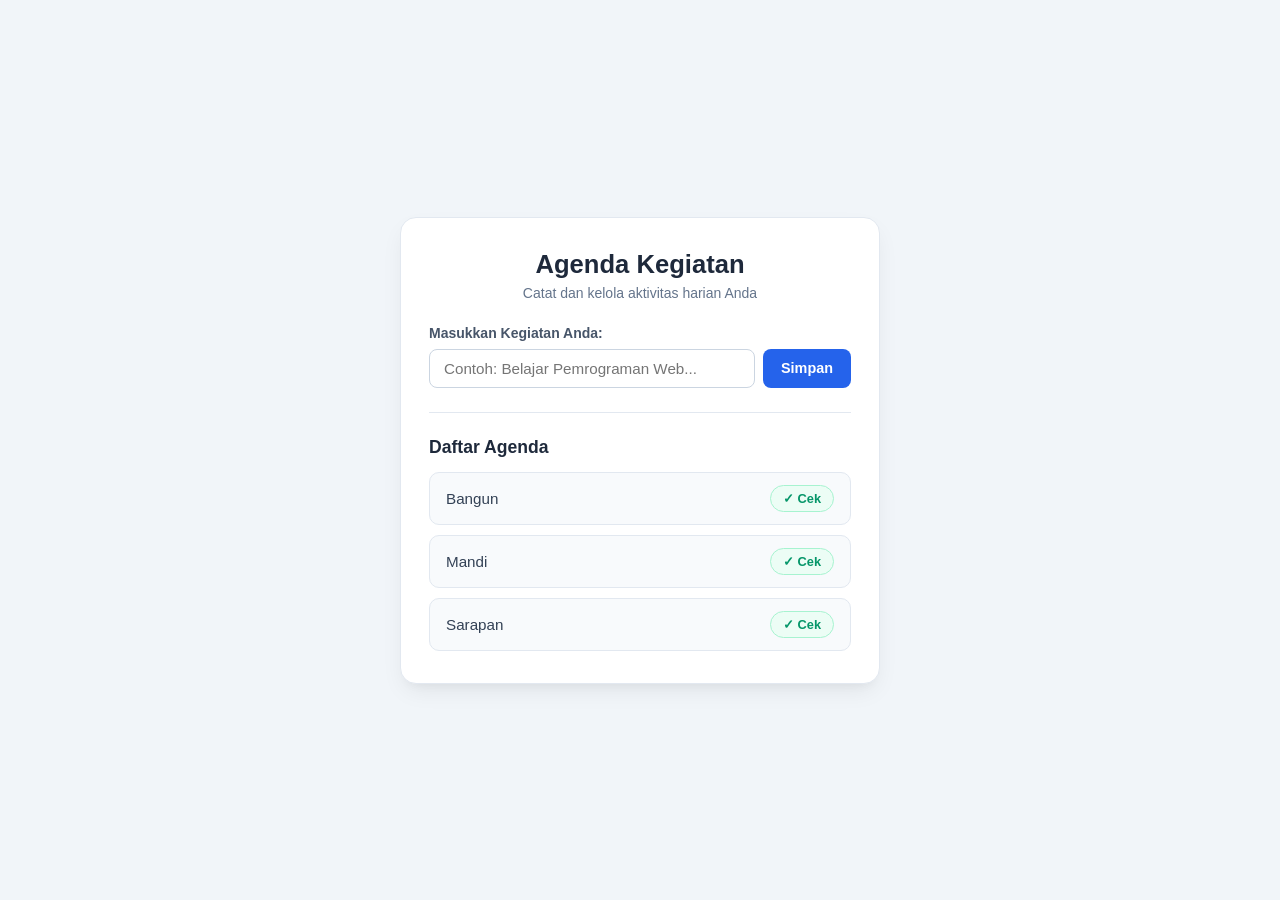
<file: App_ToDoList/index.html>
<!DOCTYPE html>
<html lang="id">
<head>
    <meta charset="UTF-8">
    <meta name="viewport" content="width=device-width, initial-scale=1.0">
    <title>Apps ToDo List - Agenda Kegiatan</title>
    <!-- Menghubungkan file CSS -->
    <link rel="stylesheet" href="css/style.css">
</head>
<body onload="showData()">

    <div class="container">
        <header class="app-header">
            <h1>Agenda Kegiatan</h1>
            <p class="subtitle">Catat dan kelola aktivitas harian Anda</p>
        </header>

        <section class="form-section">
            <label for="agenda">Masukkan Kegiatan Anda:</label>
            <div class="input-group">
                <input type="text" id="agenda" placeholder="Contoh: Belajar Pemrograman Web..." autocomplete="off">
                <button type="button" onclick="addData()">Simpan</button>
            </div>
        </section>

        <hr class="divider">

        <section class="list-section">
            <h3>Daftar Agenda</h3>
            <ul id="daftar">
                <!-- Data agenda dari my-script.js akan dimasukkan ke sini -->
            </ul>
        </section>
    </div>

    <!-- Menghubungkan file JavaScript eksternal sesuai tutorial -->
    <script type="text/javascript" src="js/script.js"></script>
</body>
</html>
</file>
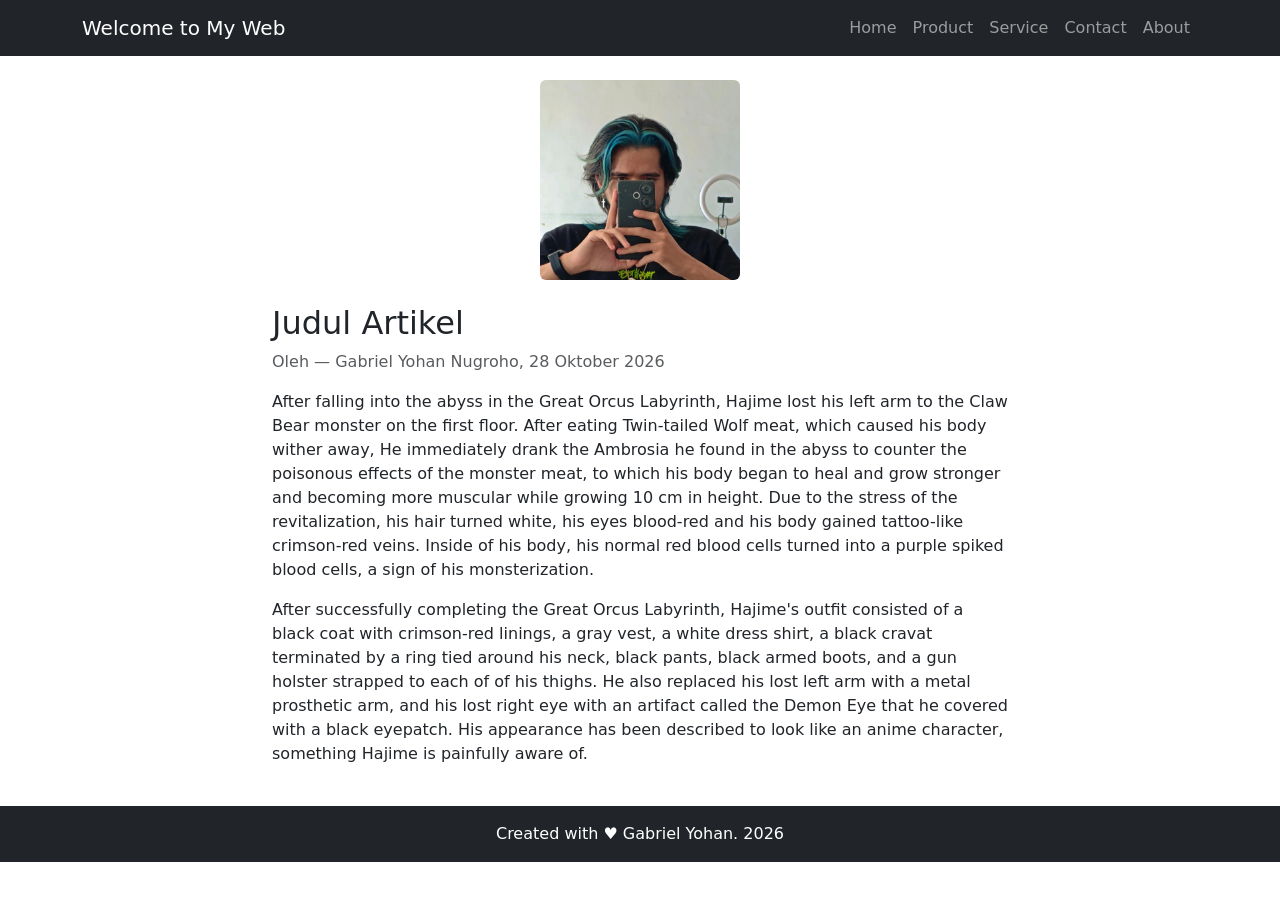
<file: web-bootstrap/index.html>
<!DOCTYPE html>
<html lang="en">
<head>
    <meta charset="UTF-8">
    <meta name="viewport" content="width=device-width, initial-scale=1.0">
    <title>Web Profil Bootstrap</title>
    <link href="https://cdn.jsdelivr.net/npm/bootstrap@5.3.8/dist/css/bootstrap.min.css" rel="stylesheet" integrity="sha384-sRIl4kxILFvY47J16cr9ZwB07vP4J8+LH7qKQnuqkuIAvNWLzeN8tE5YBujZqJLB" crossorigin="anonymous">
</head>
<body>

    <!-- body/navbar -->
     <nav class="navbar navbar-expand-lg navbar-dark bg-dark">
    <div class="container">
      <a class="navbar-brand" href="#">Welcome to My Web</a>
      <div class="collapse navbar-collapse">
        <ul class="navbar-nav ms-auto">
          <li class="nav-item"><a class="nav-link" href="#">Home</a></li>
          <li class="nav-item"><a class="nav-link" href="#">Product</a></li>
          <li class="nav-item"><a class="nav-link" href="#">Service</a></li>
          <li class="nav-item"><a class="nav-link" href="#">Contact</a></li>
          <li class="nav-item"><a class="nav-link" href="#">About</a></li>
        </ul>
      </div>
    </div>
  </nav>

  <!-- Hero Image -->
  <div class="container text-center my-4">
    <img src="img/gabbb.jpg" class="img-fluid rounded" alt="Hero Image" style="max-width: 200px;">
  </div>

    <!-- Artikel -->
  <div class="container">
    <div class="row">
      <div class="col-md-8 mx-auto">
        <h2>Judul Artikel</h2>
        <p class="text-muted">Oleh — Gabriel Yohan Nugroho, 28 Oktober 2026</p>
        <p>After falling into the abyss in the Great Orcus Labyrinth, Hajime lost his left arm to the Claw Bear monster on the first floor. After eating Twin-tailed Wolf meat, which caused his body wither away, He immediately drank the Ambrosia he found in the abyss to counter the poisonous effects of the monster meat, to which his body began to heal and grow stronger and becoming more muscular while growing 10 cm in height. Due to the stress of the revitalization, his hair turned white, his eyes blood-red and his body gained tattoo-like crimson-red veins. Inside of his body, his normal red blood cells turned into a purple spiked blood cells, a sign of his monsterization. </p>
        <p>After successfully completing the Great Orcus Labyrinth, Hajime's outfit consisted of a black coat with crimson-red linings, a gray vest, a white dress shirt, a black cravat terminated by a ring tied around his neck, black pants, black armed boots, and a gun holster strapped to each of of his thighs. He also replaced his lost left arm with a metal prosthetic arm, and his lost right eye with an artifact called the Demon Eye that he covered with a black eyepatch. His appearance has been described to look like an anime character, something Hajime is painfully aware of.</p>
      </div>
    </div>
  </div>

  <!-- Footer -->
  <footer class="bg-dark text-white text-center py-3 mt-4">
    Created with ♥ Gabriel Yohan. 2026
  </footer>
    <script src="https://cdn.jsdelivr.net/npm/bootstrap@5.3.8/dist/js/bootstrap.bundle.min.js" integrity="sha384-FKyoEForCGlyvwx9Hj09JcYn3nv7wiPVlz7YYwJrWVcXK/BmnVDxM+D2scQbITxI" crossorigin="anonymous"></script>

</body>
</html>
</file>
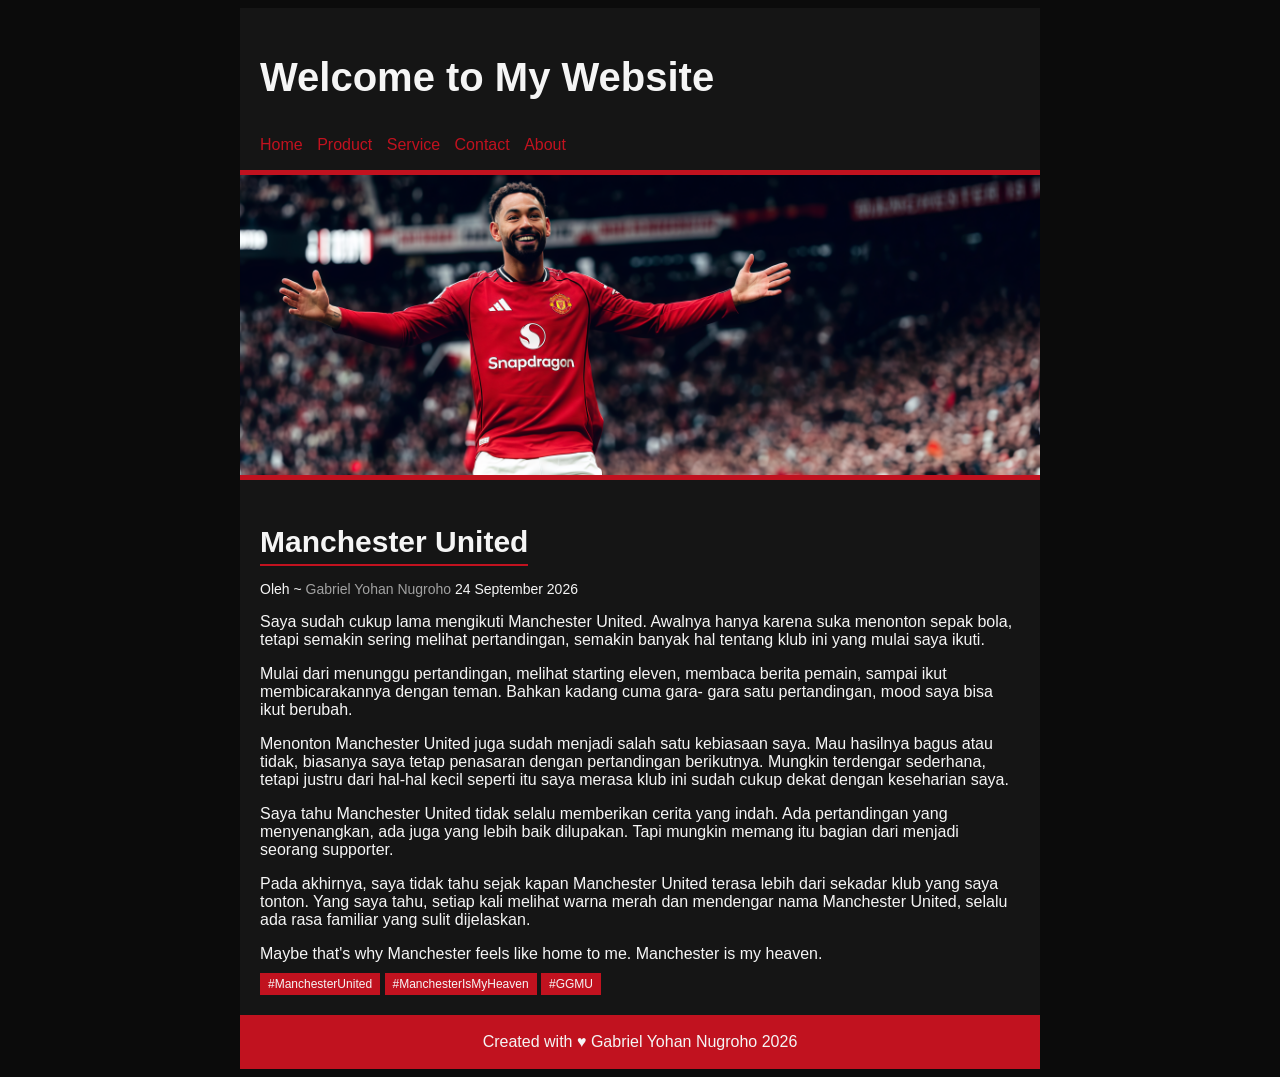
<file: web-css/index.html>
<!doctype html>
<html lang="en">
  <head>
    <meta charset="UTF-8" />
    <meta name="viewport" content="width=device-width, initial-scale=1.0" />
    <title>Web Profile</title>
    <link rel="stylesheet" href="css/style.css" />
  </head>
  <body>
    <!-- membuat container -->
    <div class="container">
      <!-- membuat header -->
      <div class="header">
        <h1 class="judul">Welcome to My Website</h1>
        <!-- menu navigasi  -->
        <ul class="nav">
          <li><a href="#">Home</a></li>
          <li><a href="#">Product</a></li>
          <li><a href="#">Service</a></li>
          <li><a href="#">Contact</a></li>
          <li><a href="#">About</a></li>
        </ul>
      </div>
      <!-- banner  -->
      <div class="banner"></div>
      <!-- isi  -->
      <div class="isi">
        <h2>Manchester United</h2>
        <p class="penulis">
          Oleh ~ <a href="#">Gabriel Yohan Nugroho</a> 24 September 2026
        </p>

        <p>
          Saya sudah cukup lama mengikuti Manchester United. Awalnya hanya
          karena suka menonton sepak bola, tetapi semakin sering melihat
          pertandingan, semakin banyak hal tentang klub ini yang mulai saya
          ikuti.
        </p>

        <p>
          Mulai dari menunggu pertandingan, melihat starting eleven, membaca
          berita pemain, sampai ikut membicarakannya dengan teman. Bahkan kadang
          cuma gara- gara satu pertandingan, mood saya bisa ikut berubah.
        </p>

        <p>
          Menonton Manchester United juga sudah menjadi salah satu kebiasaan
          saya. Mau hasilnya bagus atau tidak, biasanya saya tetap penasaran
          dengan pertandingan berikutnya. Mungkin terdengar sederhana, tetapi
          justru dari hal-hal kecil seperti itu saya merasa klub ini sudah cukup
          dekat dengan keseharian saya.
        </p>

        <p>
          Saya tahu Manchester United tidak selalu memberikan cerita yang indah.
          Ada pertandingan yang menyenangkan, ada juga yang lebih baik
          dilupakan. Tapi mungkin memang itu bagian dari menjadi seorang
          supporter.
        </p>

        <p>
          Pada akhirnya, saya tidak tahu sejak kapan Manchester United terasa
          lebih dari sekadar klub yang saya tonton. Yang saya tahu, setiap kali
          melihat warna merah dan mendengar nama Manchester United, selalu ada
          rasa familiar yang sulit dijelaskan.
        </p>

        <p>
          Maybe that's why Manchester feels like home to me. Manchester is my
          heaven.
        </p>
        <div class="tag">
          <span>#ManchesterUnited</span>
          <span>#ManchesterIsMyHeaven</span>
          <span>#GGMU</span>
        </div>
      </div>
      <!-- footer  -->
      <div class="footer">
        <p class="copyright">
          Created with &hearts; Gabriel Yohan Nugroho 2026
        </p>
      </div>
    </div>
  </body>
</html>
</file>
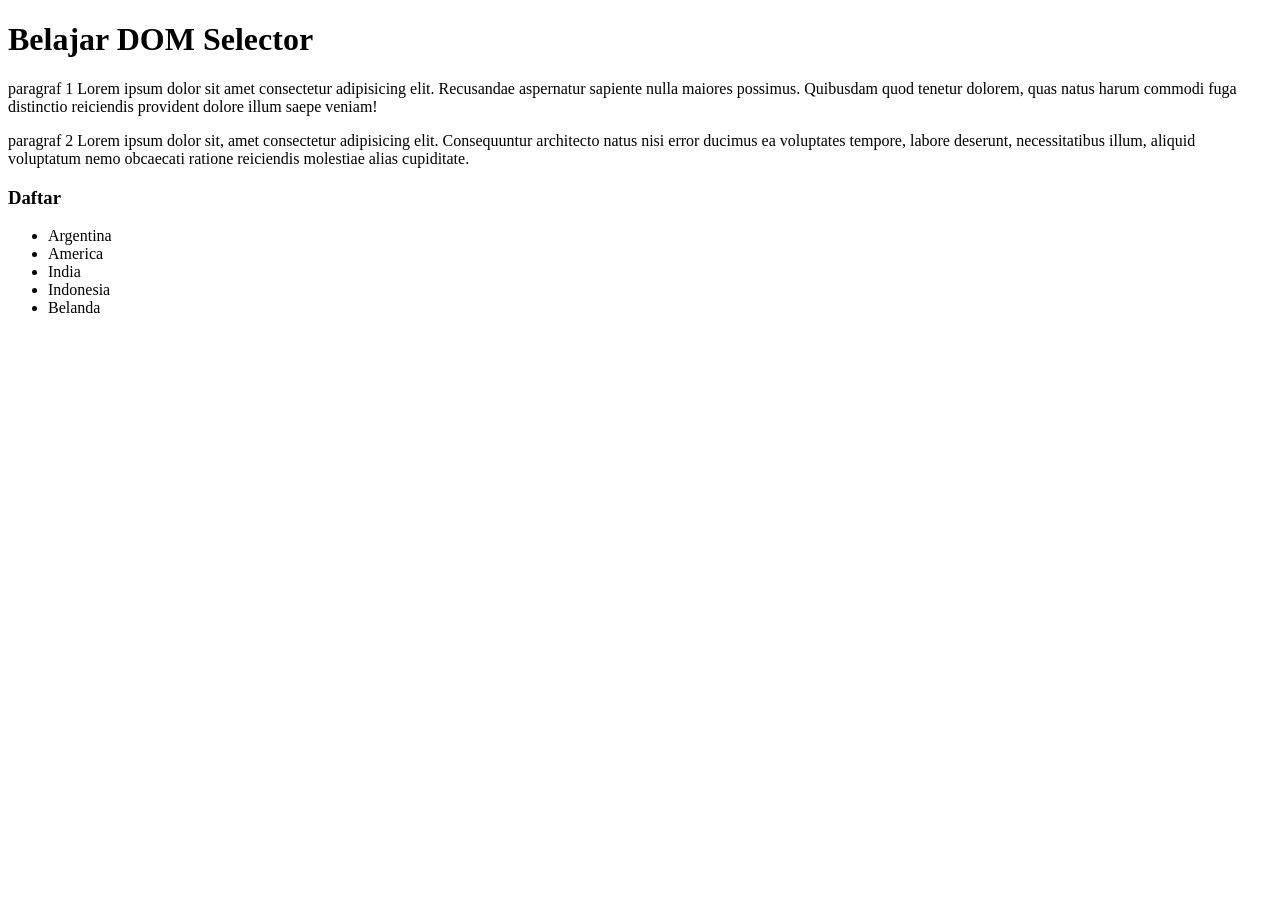
<file: dom/tugas-dom1.html>
<!DOCTYPE html>
<html lang="en">
<head>
    <meta charset="UTF-8">
    <meta name="viewport" content="width=device-width, initial-scale=1.0">
    <title>Belajar DOM Selector</title>
</head>
<body>
    <h1 id="judul">Belajar DOM Selector</h1>
 
    <p>paragraf 1 Lorem ipsum dolor sit amet consectetur adipisicing elit. Recusandae aspernatur sapiente nulla maiores possimus. Quibusdam quod tenetur dolorem, quas natus harum commodi fuga distinctio reiciendis provident dolore illum saepe veniam!</p>
 
    <p>paragraf 2 Lorem ipsum dolor sit, amet consectetur adipisicing elit. Consequuntur architecto natus nisi error ducimus ea voluptates tempore, labore deserunt, necessitatibus illum, aliquid voluptatum nemo obcaecati ratione reiciendis molestiae alias cupiditate.</p>
 
    <h3 class="daftar">Daftar</h3>
    <ul>
        <li>Argentina</li>
        <li>America</li>
        <li>India</li>
        <li>Indonesia</li>
        <li>Belanda</li>
    </ul>

      <script>
        // dom untuk mengambil h1 judul
            let judul=document.getElementById('judul');
            console.log(judul);

        // dom untuk mengambil paragraf
            let p=document.getElementsByTagName('p');
            console.log(p);
        
        //  dom untuk mengambil h3 daftar  
            let daftar=document.getElementsByClassName('daftar');
            console.log(daftar);
        
       // menggunakan regex
            let title=document.querySelector('#judul');
            console.log(title);
        
        // dom untuk mengambil list
            let list=document.querySelectorAll('li');
            console.log(list);
        
      </script>
  
</body>
</html>
</file>
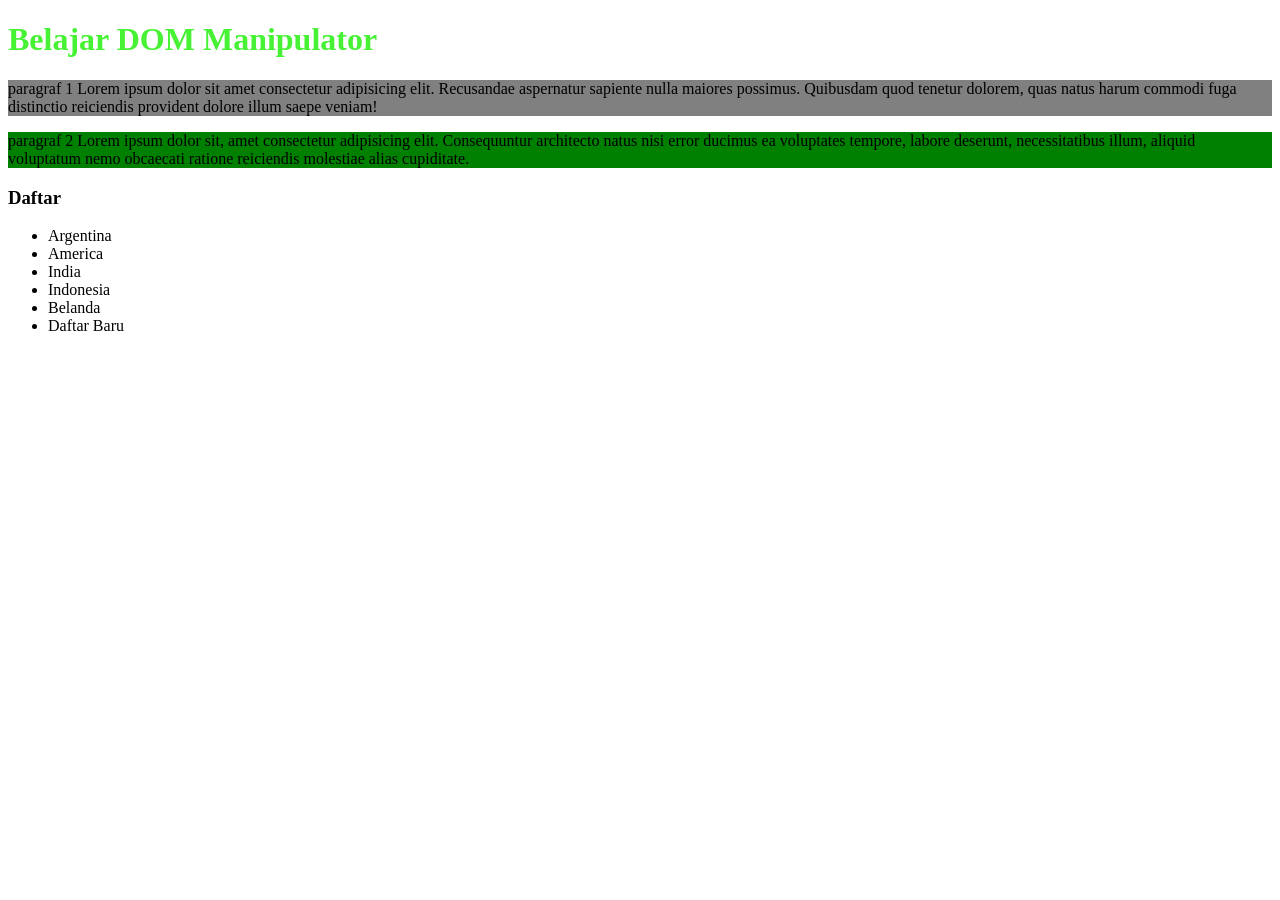
<file: dom/tugas-dom2.html>
<!DOCTYPE html>
<html lang="en">
<head>
    <meta charset="UTF-8">
    <meta name="viewport" content="width=device-width, initial-scale=1.0">
    <title>Belajar DOM</title>
</head>
<body>
    <h1 id="judul">Belajar DOM Manipulator</h1>
 
    <p>paragraf 1 Lorem ipsum dolor sit amet consectetur adipisicing elit. Recusandae aspernatur sapiente nulla maiores possimus. Quibusdam quod tenetur dolorem, quas natus harum commodi fuga distinctio reiciendis provident dolore illum saepe veniam!</p>
 
    <p>paragraf 2 Lorem ipsum dolor sit, amet consectetur adipisicing elit. Consequuntur architecto natus nisi error ducimus ea voluptates tempore, labore deserunt, necessitatibus illum, aliquid voluptatum nemo obcaecati ratione reiciendis molestiae alias cupiditate.</p>
 
    <h3 class="daftar">Daftar</h3>
    <ul>
        <li>Argentina</li>
        <li>America</li>
        <li>India</li>
        <li>Indonesia</li>
        <li>Belanda</li>
    </ul>

    <script>
    
        let judul=document.getElementById('judul');
        //merubah warna tulisan
        judul.style.color="#46f233";

        let p=document.getElementsByTagName('p');
        // untuk paragraf pertama
        p[0].style.backgroundColor="grey";
        // untuk paragraf kedua
        p[1].style.backgroundColor="green";

        let list=document.querySelector("ul");
        //menambah list baru
        list.innerHTML+="<li>Daftar Baru</li>"; 
    
    </script>

</body>
</html>
</file>
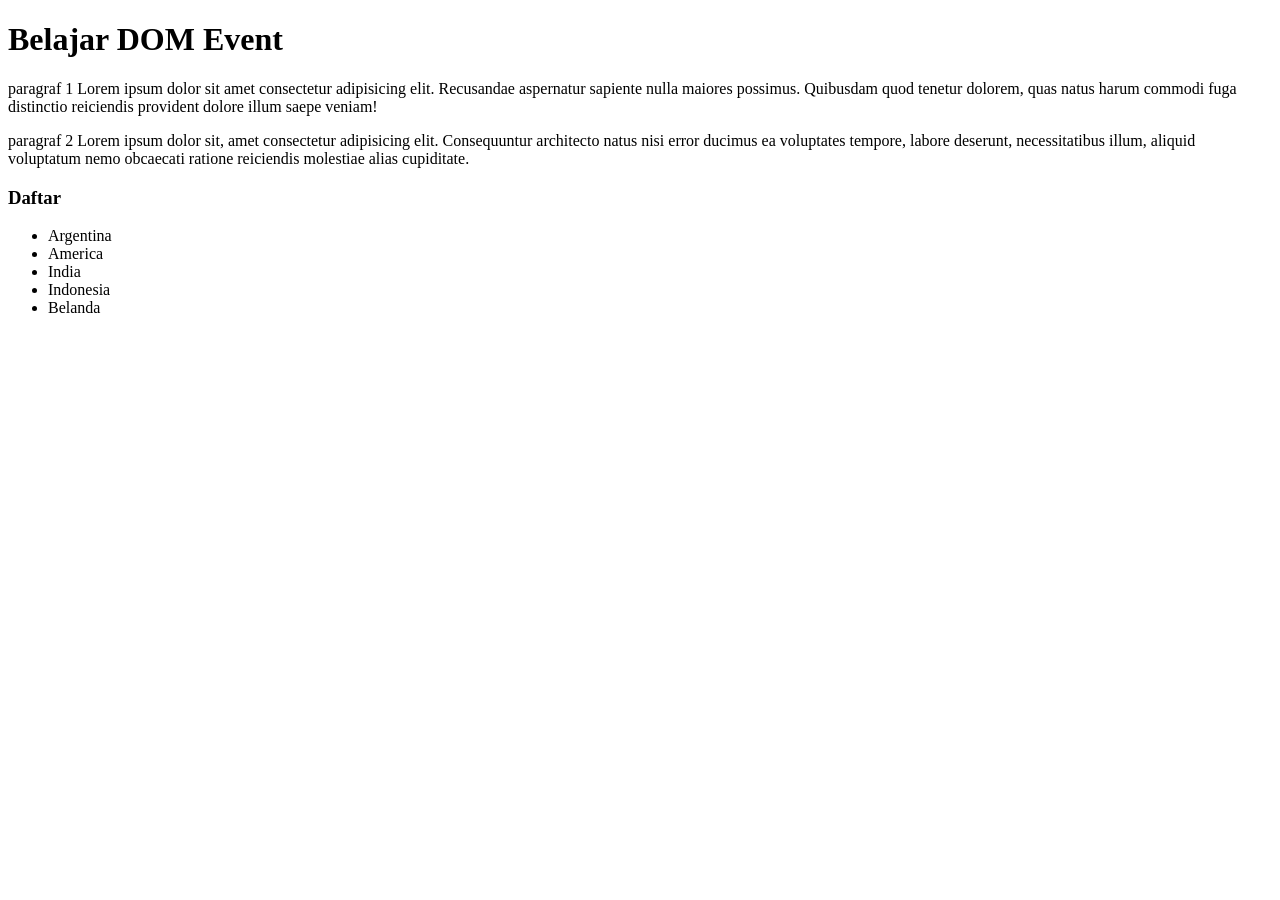
<file: dom/tugas-dom3.html>
<!DOCTYPE html>
<html lang="en">
<head>
    <meta charset="UTF-8">
    <meta name="viewport" content="width=device-width, initial-scale=1.0">
    <title>Belajar DOM</title>
</head>
<body>
    	
    <h1 id="judul" onclick="ubahWarna()">Belajar DOM Event</h1>

    <p>paragraf 1 Lorem ipsum dolor sit amet consectetur adipisicing elit. Recusandae aspernatur sapiente nulla maiores possimus. Quibusdam quod tenetur dolorem, quas natus harum commodi fuga distinctio reiciendis provident dolore illum saepe veniam!</p>
 
    <p>paragraf 2 Lorem ipsum dolor sit, amet consectetur adipisicing elit. Consequuntur architecto natus nisi error ducimus ea voluptates tempore, labore deserunt, necessitatibus illum, aliquid voluptatum nemo obcaecati ratione reiciendis molestiae alias cupiditate.</p>
 
    <h3 class="daftar">Daftar</h3>
    <ul>
        <li>Argentina</li>
        <li>America</li>
        <li>India</li>
        <li>Indonesia</li>
        <li>Belanda</li>
    </ul>


  <script>
        //belajar DOM Event
        let p=document.getElementsByTagName('p');
        function ubahWarna() {            
            p[0].style.backgroundColor="yellow";
            p[1].style.backgroundColor="yellow";
        }
 
        //ubah warna paragraf 1 kembali ke putih
        p[0].addEventListener("click", function(){
            this.style.backgroundColor="white";
        });

       p[1].addEventListener("click", function(){
            this.style.backgroundColor="green";
        });
 
        //menambahkan negara baru di list
        let daftar=document.querySelector("h3");
 
        daftar.addEventListener("click", function() {
            let list=document.querySelector("ul");
            list.innerHTML+="<li>Negara Baru</li>";
        });
 </script>
  
</body>
</html>
</file>
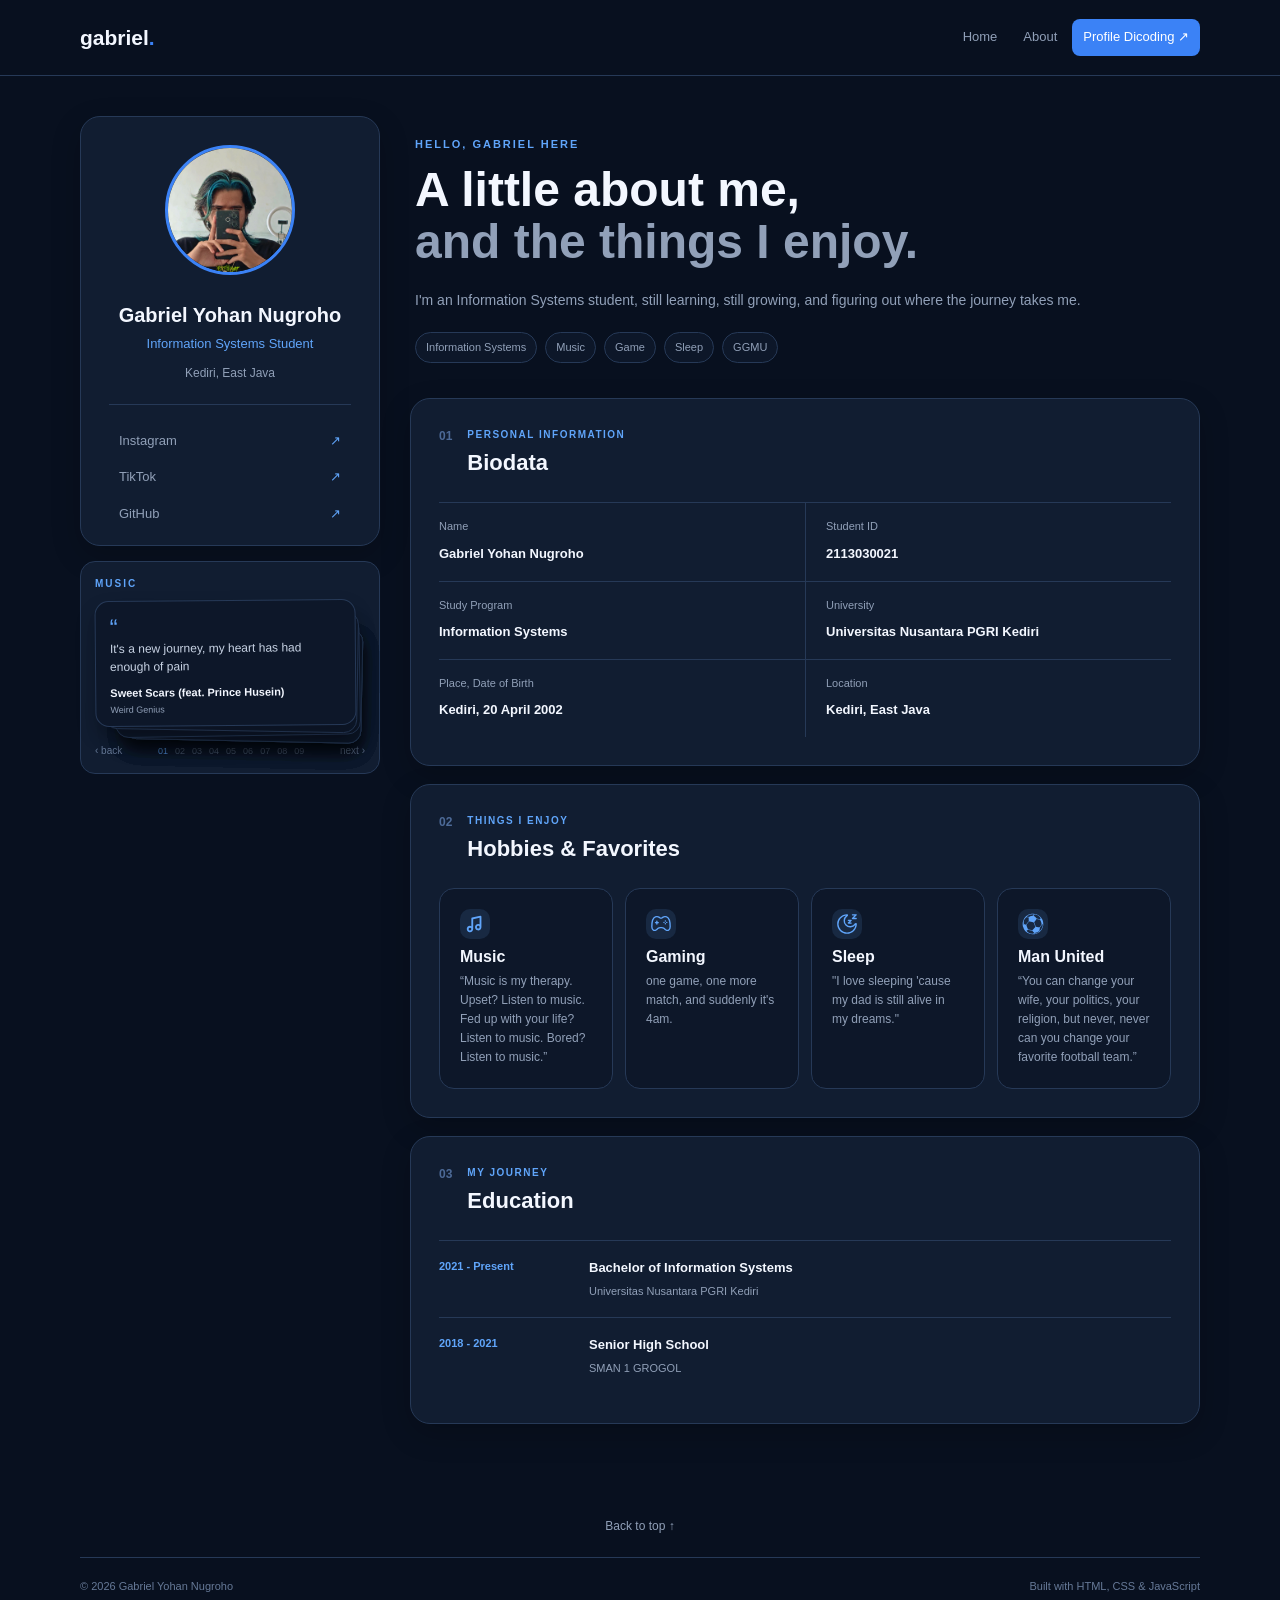
<file: tugas2/tugas2.html>
<!doctype html>
<html lang="en">
  <head>
    <meta charset="UTF-8" />
    <meta name="viewport" content="width=device-width, initial-scale=1.0" />

    <title>Gabriel | Personal Website</title>

    <link rel="stylesheet" href="styles/style.css" />
  </head>

  <body>
    <header>
      <nav class="navbar">
        <p class="logo">gabriel<span>.</span></p>

        <div class="menu">
          <a href="#">Home</a>
          <a href="#about">About</a>

          <a
            href="https://www.dicoding.com/users/gabriel_yohan_nu0nfu/academies"
            target="_blank"
            class="dicoding-button"
          >
            Profile Dicoding ↗
          </a>
        </div>
      </nav>
    </header>

    <main>
      <aside>
        <div class="profile-card">
          <img
            src="assets/gabbb.jpg"
            alt="Gabriel Yohan Nugroho"
            class="profile-photo"
          />

          <h1>Gabriel Yohan Nugroho</h1>

          <p class="status">Information Systems Student</p>

          <p class="location">Kediri, East Java</p>

          <hr />

          <div class="social-links">
            <a href="https://www.instagram.com/denjoedays_" target="_blank">
              Instagram
              <span>↗</span>
            </a>

            <a href="https://www.tiktok.com/@denjoedays_" target="_blank">
              TikTok
              <span>↗</span>
            </a>

            <a href="https://github.com/denjoedays" target="_blank">
              GitHub
              <span>↗</span>
            </a>
          </div>
        </div>

        <div class="music-card">
          <div class="music-card-header">
            <p class="music-label">MUSIC</p>
          </div>

          <div class="music-deck">
            <div class="deck-stack">
              <article class="music-quote-card">
                <p class="quote-mark">“</p>
                <p class="quote-text">
                  It's a new journey, my heart has had enough of pain
                </p>
                <p class="quote-song">Sweet Scars (feat. Prince Husein)</p>
                <p class="quote-artist">Weird Genius</p>
              </article>

              <article class="music-quote-card">
                <p class="quote-mark">“</p>
                <p class="quote-text">
                  What am I gonna do when the best part of me was always you?
                </p>
                <p class="quote-song">Breakeven</p>
                <p class="quote-artist">The Script</p>
              </article>

              <article class="music-quote-card">
                <p class="quote-mark">“</p>
                <p class="quote-text">
                  I'll never forget her and she'll always have part of me
                </p>
                <p class="quote-song">A Part of Me (feat. Laura Whiteside)</p>
                <p class="quote-artist">Neck Deep</p>
              </article>

              <article class="music-quote-card">
                <p class="quote-mark">“</p>
                <p class="quote-text">
                  Well, good things don't last and life moves so fast
                </p>
                <p class="quote-song">Wildflower</p>
                <p class="quote-artist">Billie Eilish</p>
              </article>

              <article class="music-quote-card">
                <p class="quote-mark">“</p>
                <p class="quote-text">
                  But I like that girl too much, I wish I never met her
                </p>
                <p class="quote-song">The Way Life Goes (feat. Oh Wonder)</p>
                <p class="quote-artist">Lil Uzi Vert</p>
              </article>

              <article class="music-quote-card">
                <p class="quote-mark">“</p>
                <p class="quote-text">
                  Sometimes I wish that I could still call you mine
                </p>
                <p class="quote-song">Blue Jeans</p vbga>
                <p class="quote-artist">GANGGA</p>
              </article>

              <article class="music-quote-card">
                <p class="quote-mark">“</p>
                <p class="quote-text">
                  'Cause the hardest part of this is leaving you
                </p>
                <p class="quote-song">Cancer</p>
                <p class="quote-artist">My Chemical Romance</p>
              </article>

              <article class="music-quote-card">
                <p class="quote-mark">“</p>
                <p class="quote-text">
                  I'll try to be strong, believe me, I'm trying to move on
                </p>
                <p class="quote-song">Sweet Scars (feat. Prince Husein)</p>
                <p class="quote-artist">Weird Genius</p>
              </article>

              <article class="music-quote-card">
                <p class="quote-mark">“</p>
                <p class="quote-text">
                  And how can I move on when I'm still in love with you?
                </p>
                <p class="quote-song">The Man Who Can't Be Moved</p>
                <p class="quote-artist">The Script</p>
              </article>
            </div>

            <div class="quote-controls">
              <button class="quote-back" id="quote-back" type="button">‹ back</button>

              <div class="quote-dots" aria-label="Quote navigation">
                <span class="active">01</span>
                <span>02</span>
                <span>03</span>
                <span>04</span>
                <span>05</span>
                <span>06</span>
                <span>07</span>
                <span>08</span>
                <span>09</span>
              </div>

              <button class="quote-next" id="quote-next" type="button">next ›</button>
            </div>
          </div>
        </div>
      </aside>

      <article>
        <section class="hero">
          <p class="greeting">HELLO, GABRIEL HERE</p>

          <h2>
            A little about me,<br />
            <span>and the things I enjoy.</span>
          </h2>

          <p class="description">
            I'm an Information Systems student, still learning, still growing,
            and figuring out where the journey takes me.
          </p>

          <div class="tags">
            <span>Information Systems</span>
            <span>Music</span>
            <span>Game</span>
            <span>Sleep</span>
            <span>GGMU</span>
          </div>
        </section>

        <section class="section" id="about">
          <div class="section-title">
            <p class="number">01</p>

            <div>
              <p class="label">PERSONAL INFORMATION</p>

              <h2>Biodata</h2>
            </div>
          </div>

          <div class="biodata">
            <div class="data">
              <span>Name</span>
              <strong>Gabriel Yohan Nugroho</strong>
            </div>

            <div class="data">
              <span>Student ID</span>
              <strong>2113030021</strong>
            </div>

            <div class="data">
              <span>Study Program</span>
              <strong>Information Systems</strong>
            </div>

            <div class="data">
              <span>University</span>
              <strong> Universitas Nusantara PGRI Kediri </strong>
            </div>

            <div class="data">
              <span>Place, Date of Birth</span>
              <strong> Kediri, 20 April 2002 </strong>
            </div>

            <div class="data">
              <span>Location</span>
              <strong> Kediri, East Java </strong>
            </div>
          </div>
        </section>

        <section class="section" id="hobbies">
          <div class="section-title">
            <p class="number">02</p>

            <div>
              <p class="label">THINGS I ENJOY</p>

              <h2>Hobbies & Favorites</h2>
            </div>
          </div>

          <div class="hobby-list">
            <div class="hobby-card">
              <div class="hobby-icon">
                <img src="assets/music.svg" alt="music icon" />
              </div>
              <h3>Music</h3>

              <p>
                “Music is my therapy. Upset? Listen to music. Fed up with your
                life? Listen to music. Bored? Listen to music.”
              </p>
            </div>

            <div class="hobby-card">
              <div class="hobby-icon">
                <img src="assets/game.svg" alt="game icon" />
              </div>

              <h3>Gaming</h3>

              <p>one game, one more match, and suddenly it's 4am.</p>
            </div>

            <div class="hobby-card">
              <div class="hobby-icon">
                <img src="assets/sleep.svg" alt="sleep" />
              </div>

              <h3>Sleep</h3>

              <p>
                "I love sleeping 'cause my dad is still alive in my dreams."
              </p>
            </div>

            <div class="hobby-card">
              <div class="hobby-icon">
                <img src="assets/soccer.svg" alt="football icon" />
              </div>

              <h3>Man United</h3>

              <p>
                “You can change your wife, your politics, your religion, but
                never, never can you change your favorite football team.”
              </p>
            </div>
          </div>
        </section>

        <section class="section" id="education">
          <div class="section-title">
            <p class="number">03</p>

            <div>
              <p class="label">MY JOURNEY</p>

              <h2>Education</h2>
            </div>
          </div>

          <div class="education-list">
            <div class="education-item">
              <p class="year">2021 - Present</p>

              <div>
                <h3>Bachelor of Information Systems</h3>

                <p>Universitas Nusantara PGRI Kediri</p>
              </div>
            </div>

            <div class="education-item">
              <p class="year">2018 - 2021</p>

              <div>
                <h3>Senior High School</h3>

                <p>SMAN 1 GROGOL</p>
              </div>
            </div>
          </div>
        </section>
      </article>
    </main>

    <div class="back-to-top">
      <a href="#">Back to top ↑</a>
    </div>

    <footer>
      <p>© 2026 Gabriel Yohan Nugroho</p>

      <p>Built with HTML, CSS &amp; JavaScript</p>
    </footer>

    <script src="scripts/script.js"></script>
  </body>
</html>
</file>
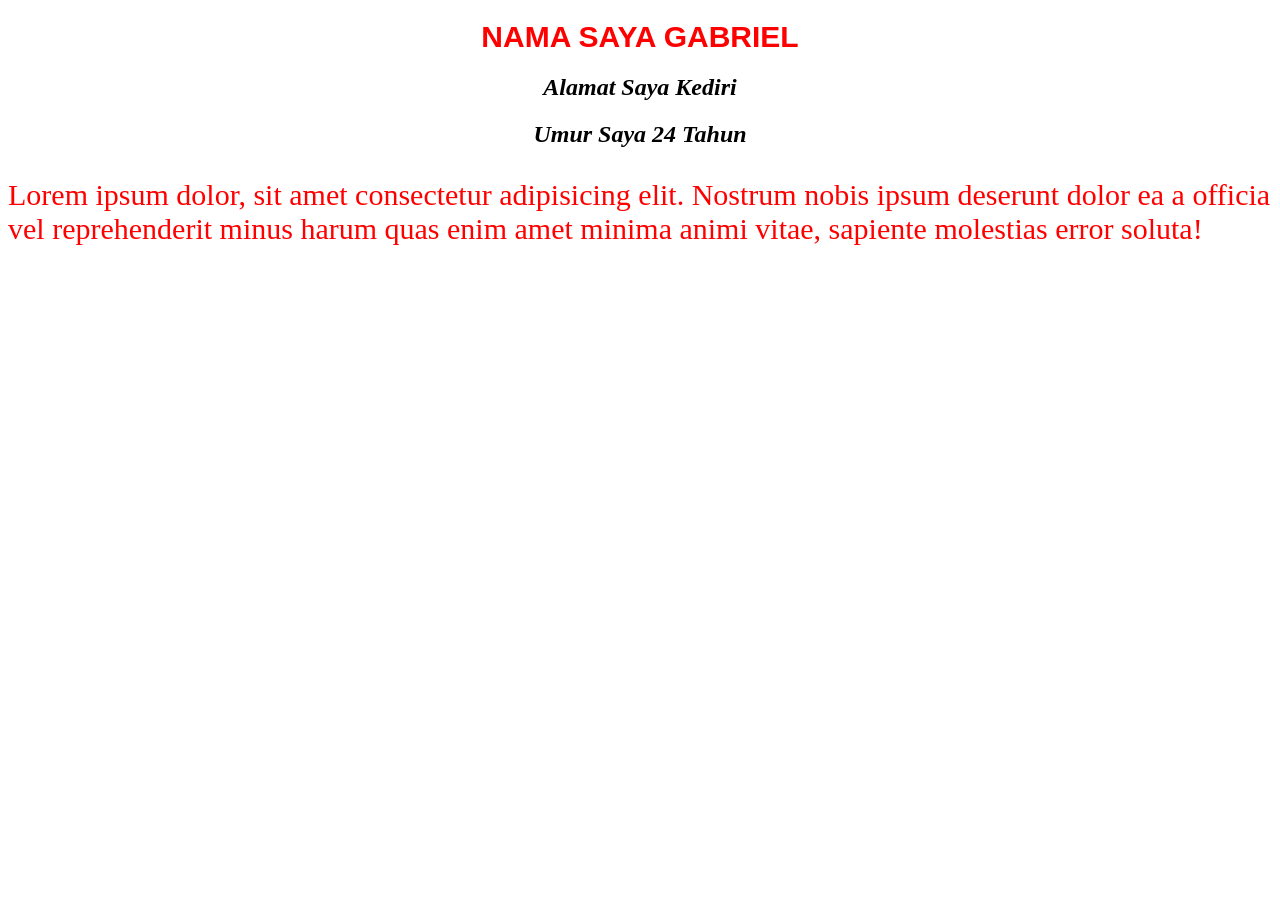
<file: tugas3/tugas-css1.html>
<!DOCTYPE html>
<html lang="en">
<head>
    <meta charset="UTF-8">
    <meta name="viewport" content="width=device-width, initial-scale=1.0">
    <title>Tugas CSS 1</title>
    <style>
        h1 {
            text-align: center;
            font-size: 50px;
            font-weight: bold;
            color: navy;
            font-family: Arial, sans-serif;
        }

        h2 {
            text-align: center;
            font-style: italic;
        }

        .judul {
            color: red;
            font-size: 30px;
        }

    </style>
</head>
<body>
    <h1 class="judul">NAMA SAYA GABRIEL</h1>
    <h2>Alamat Saya Kediri</h2>
    <h2>Umur Saya 24 Tahun</h2>
    <p class="judul">Lorem ipsum dolor, sit amet consectetur adipisicing elit. Nostrum nobis ipsum deserunt dolor ea a officia vel reprehenderit minus harum quas enim amet minima animi vitae, sapiente molestias error soluta!</p>
</body>
</html>
</file>
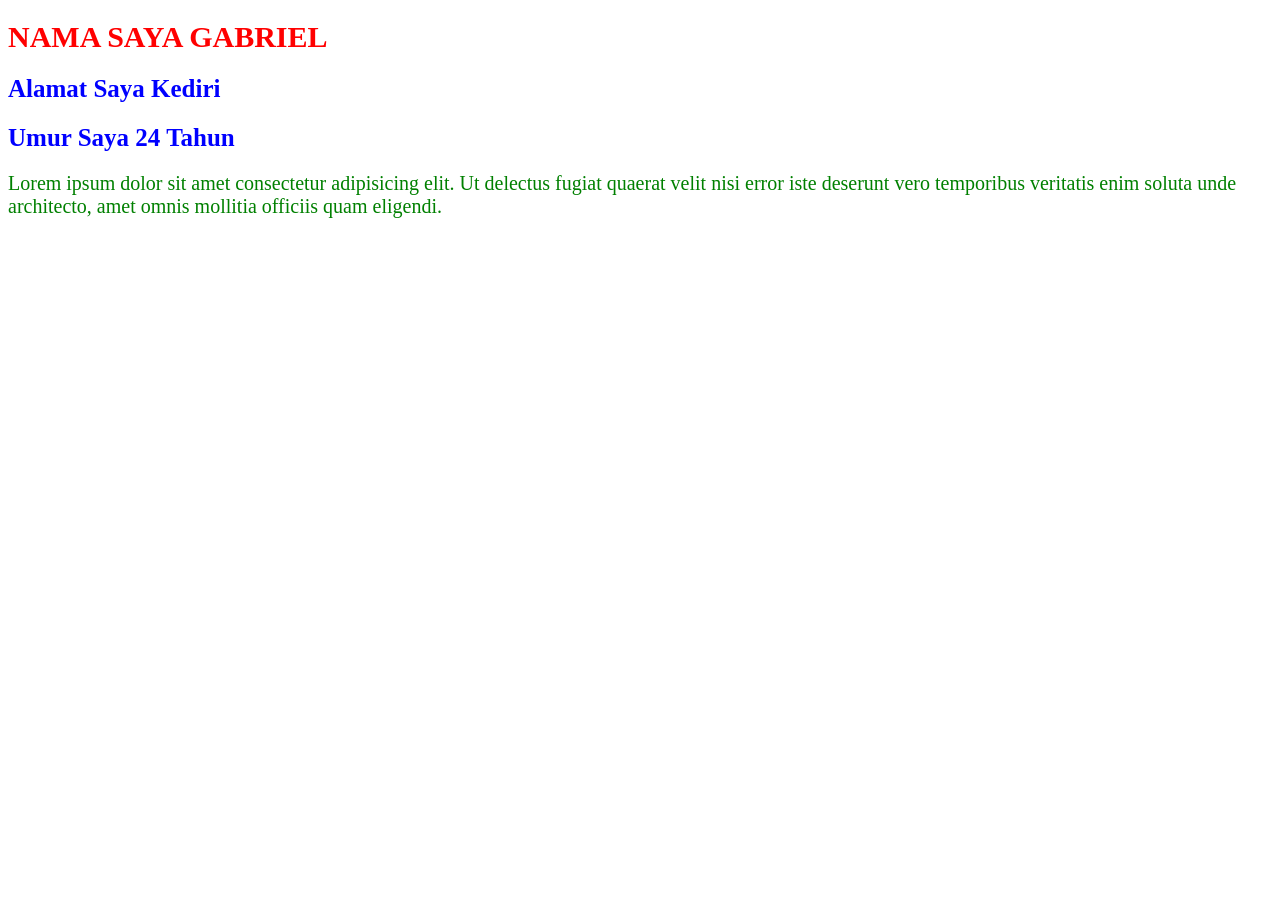
<file: tugas4/tugas-css2.html>
<!DOCTYPE html>
<html lang="en">
<head>
    <meta charset="UTF-8">
    <meta name="viewport" content="width=device-width, initial-scale=1.0">
    <title>Tugas CSS 2</title>
    <link rel="stylesheet" href="css/style.css">
</head>
<body>
    <h1>NAMA SAYA GABRIEL</h1>
    <h2>Alamat Saya Kediri</h2>
    <h2>Umur Saya 24 Tahun</h2>

    <p>Lorem ipsum dolor sit amet consectetur adipisicing elit. Ut delectus fugiat quaerat velit nisi error iste deserunt vero temporibus veritatis enim soluta unde architecto, amet omnis mollitia officiis quam eligendi.</p>
    
</body>
</html>
</file>
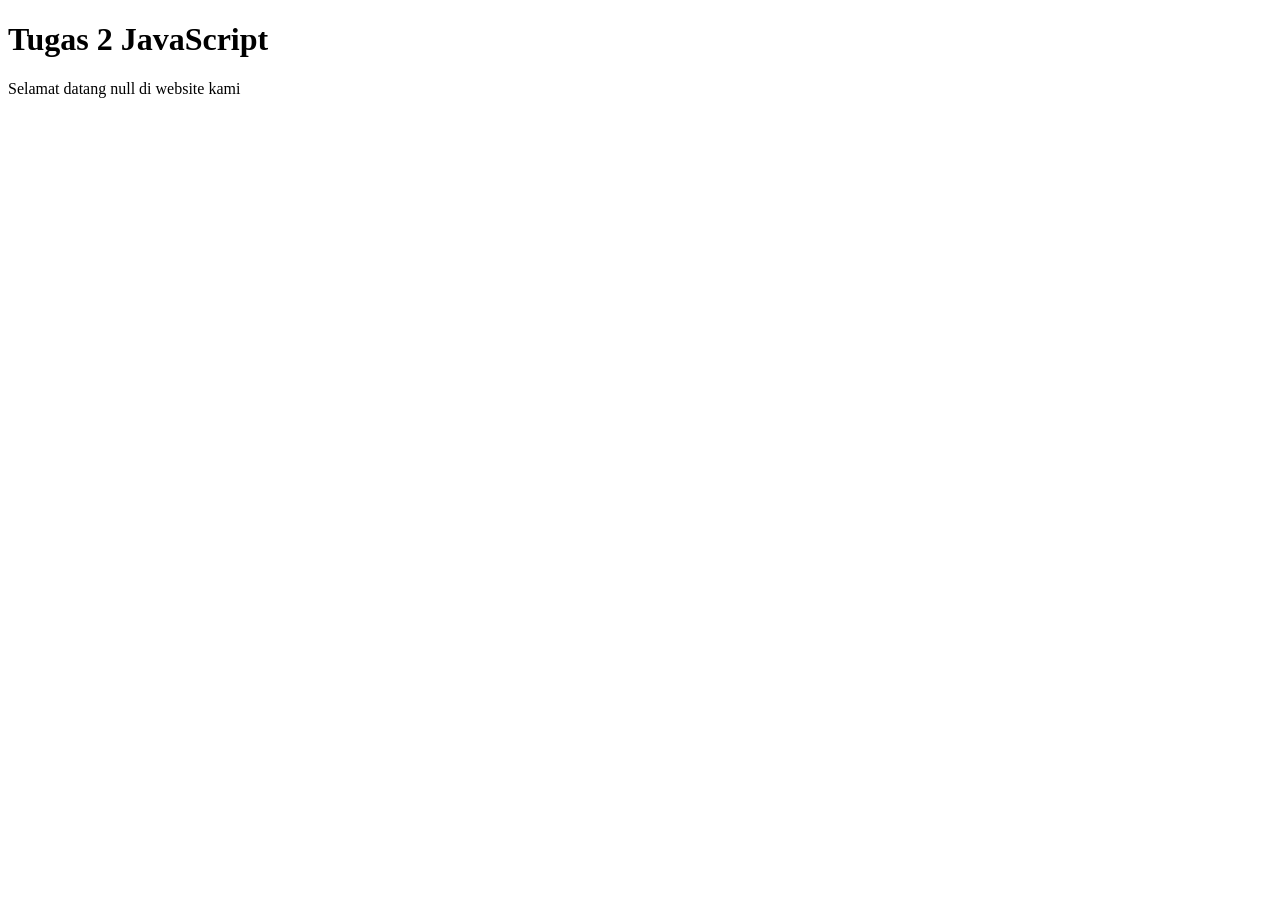
<file: web-js/tugas2-js.html>
<!DOCTYPE html>
<html lang="en">
<head>
  <meta charset="UTF-8">
  <meta name="viewport" content="width=device-width, initial-scale=1.0">
  <title>Tugas 2 JavaScript</title>
</head>
<body>
  <h1>Tugas 2 JavaScript</h1>

  <script type="text/javascript">
    let nama = prompt('Masukan nama anda? ');
    // menampilkan nama ke html
    document.write('Selamat datang ' + nama + " di website kami");
  </script>
  
</body>
</html>
</file>
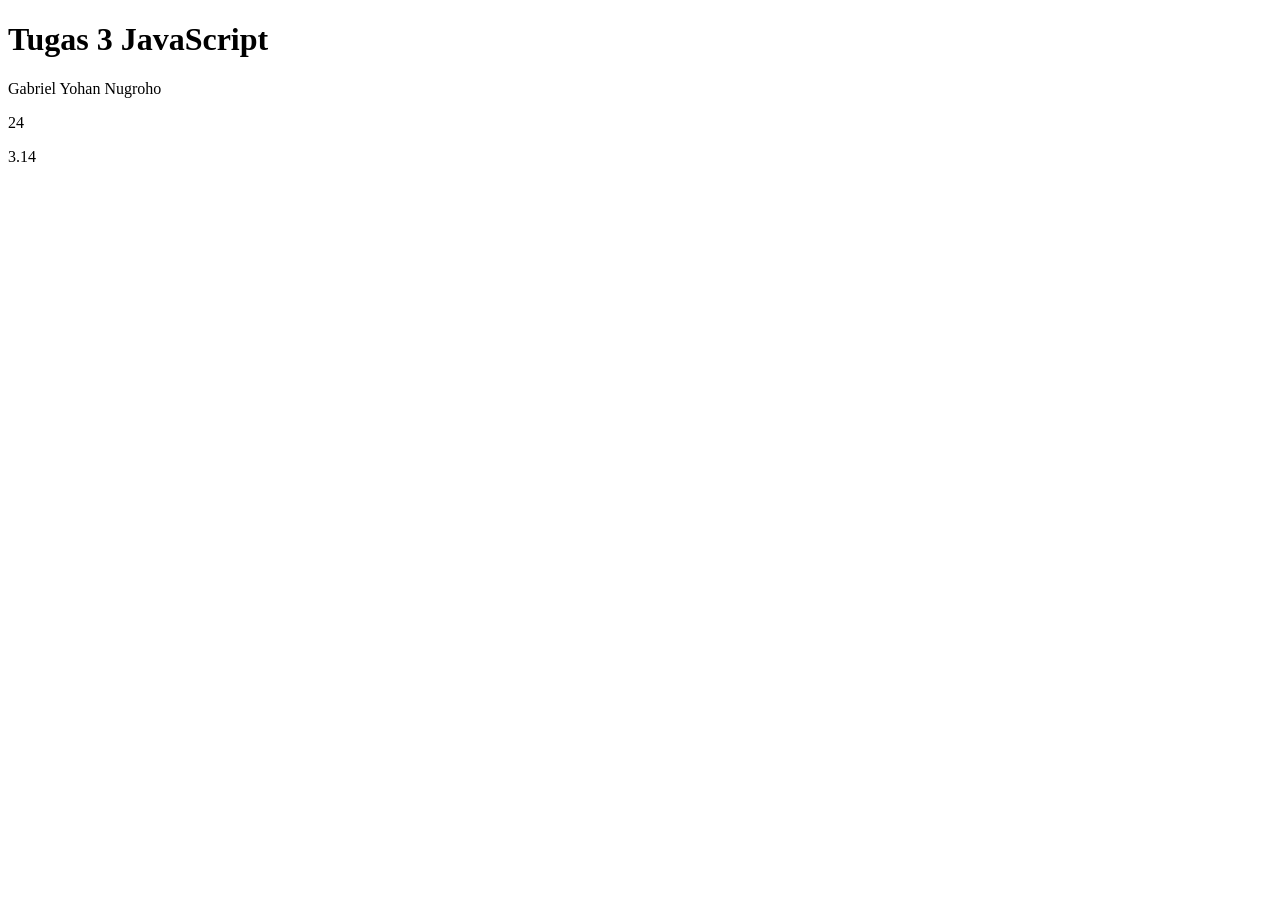
<file: web-js/tugas3-js.html>
<!DOCTYPE html>
<html lang="en">
<head>
  <meta charset="UTF-8">
  <meta name="viewport" content="width=device-width, initial-scale=1.0">
  <title>Tugas 3 JavaScript</title>
</head>
<body>
  <h1>Tugas 3 JavaScript</h1>

  <script type="text/javascript">
    
    let nama = "Gabriel Yohan Nugroho";
    let umur = 24;
    const phi = 3.14;

    document.write("<p>" + nama + "</p>");
    document.write("<p>" + umur + "</p>");
    document.write("<p>" + phi + "</p>");

  </script>
</body>
</html>
</file>
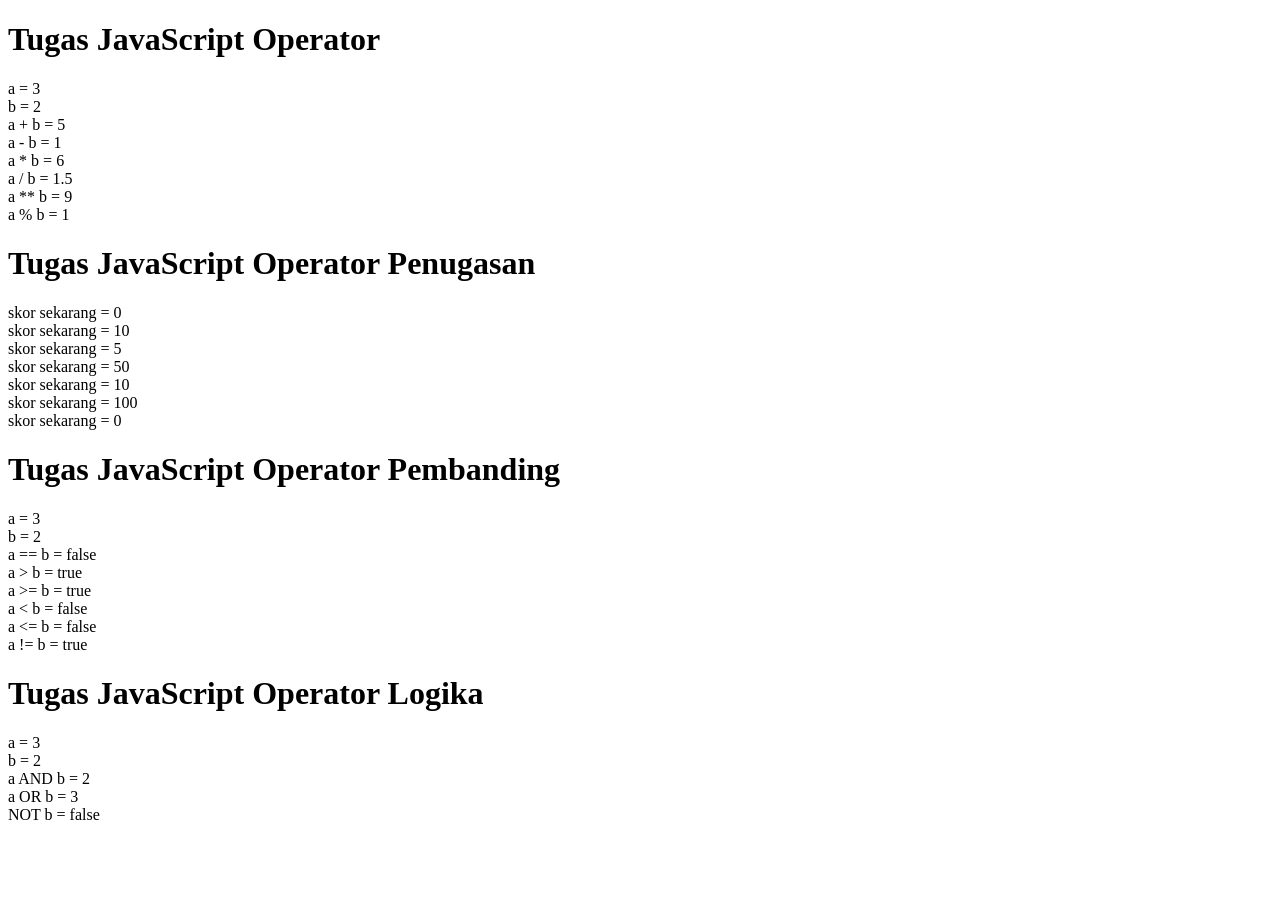
<file: web-js/tugas4-js.html>
<!DOCTYPE html>
<html>
<head>
    <title>Operator Aritmatik</title>
</head>
<body>
  
  <h1>Tugas JavaScript Operator</h1>
    <script type="text/javascript">
        let a = 3;
        document.write('a = '+a+'<br>');
        let b = 2;
        document.write('b = '+b+'<br>');
        let c = 0;
 
        //penjumlahan
        c = a + b;
        document.write('a + b = '+c+'<br>');
 
        //pengurangan
        c = a - b;
        document.write('a - b = '+c+'<br>');
 
        //perkalian
        c = a * b;
        document.write('a * b = '+c+'<br>');
 
        //pembagian
        c = a / b;
        document.write('a / b = '+c+'<br>');
 
        //pemangkatan
        c = a ** b;
        document.write('a ** b = '+c+'<br>');
 
        //sisa bagi
        c = a % b;
        document.write('a % b = '+c+'<br>');
 
    </script>

  <h1>Tugas JavaScript Operator Penugasan</h1>
  
    <script type="text/javascript">
        let skor = 0;
        document.write('skor sekarang = '+skor+'<br>');
 
        //penambahan
        skor +=10;
        document.write('skor sekarang = '+skor+'<br>');
 
        //pengurangan
        skor -=5;
        document.write('skor sekarang = '+skor+'<br>');
 
        //perkalian
        skor *=10;
        document.write('skor sekarang = '+skor+'<br>');
 
        //pembagian
        skor /=5;
        document.write('skor sekarang = '+skor+'<br>');
 
        //pemangkatan
        skor **=2;
        document.write('skor sekarang = '+skor+'<br>');
 
        //sisa bagi
        skor %=2;
        document.write('skor sekarang = '+skor+'<br>');
 
    </script>
  

  <h1>Tugas JavaScript Operator Pembanding</h1>
  
    <script type="text/javascript">
      
        document.write('a = '+a+'<br>');
        document.write('b = '+b+'<br>');
 
        //sama dengan
        c = a == b;
        document.write('a == b = '+c+'<br>');
 
        //lebih besar
        c = a > b;
        document.write('a > b = '+c+'<br>');
 
        //lebih besar sama dengan
        c = a >= b;
        document.write('a >= b = '+c+'<br>');
 
        //kurang dari
        c = a < b;
        document.write('a < b = '+c+'<br>');
 
        //kurang dari sama dengan
        c = a <= b;
        document.write('a <= b = '+c+'<br>');
 
        //tidak sama dengan
        c = a != b;
        document.write('a != b = '+c+'<br>');
 
    </script>

   <h1>Tugas JavaScript Operator Logika</h1>
  
    <script type="text/javascript">
      
        document.write('a = '+a+'<br>');
        document.write('b = '+b+'<br>');
 
        //AND
        c = a && b;
        document.write('a AND b = '+c+'<br>');
 
        //OR
        c = a || b;
        document.write('a OR b = '+c+'<br>');
 
        //NOT
        c = !b;
        document.write('NOT b = '+c+'<br>');
 
    </script>
 
</body>
</html>
</file>
<file: App_ToDoList/css/style.css>
/* Reset Dasar & Font */
* {
    margin: 0;
    padding: 0;
    box-sizing: border-box;
    font-family: -apple-system, BlinkMacSystemFont, "Segoe UI", Roboto, Helvetica, Arial, sans-serif;
}

body {
    background-color: #f1f5f9;
    color: #334155;
    min-height: 100vh;
    display: flex;
    justify-content: center;
    align-items: center;
    padding: 20px;
}

/* Card Container Utama */
.container {
    background: #ffffff;
    width: 100%;
    max-width: 480px;
    border-radius: 16px;
    box-shadow: 0 10px 25px -5px rgba(0, 0, 0, 0.08), 0 8px 10px -6px rgba(0, 0, 0, 0.04);
    padding: 32px 28px;
    border: 1px solid #e2e8f0;
}

/* Header */
.app-header {
    text-align: center;
    margin-bottom: 24px;
}

.app-header h1 {
    font-size: 1.6rem;
    font-weight: 700;
    color: #1e293b;
    margin-bottom: 6px;
}

.subtitle {
    font-size: 0.875rem;
    color: #64748b;
}

/* Form Input & Tombol Simpan */
.form-section label {
    display: block;
    font-size: 0.875rem;
    font-weight: 600;
    color: #475569;
    margin-bottom: 8px;
}

.input-group {
    display: flex;
    gap: 8px;
}

.input-group input[type="text"] {
    flex: 1;
    padding: 10px 14px;
    font-size: 0.95rem;
    border: 1.5px solid #cbd5e1;
    border-radius: 8px;
    outline: none;
    transition: all 0.2s ease;
}

.input-group input[type="text"]:focus {
    border-color: #2563eb;
    box-shadow: 0 0 0 3px rgba(37, 99, 235, 0.15);
}

.input-group button {
    background-color: #2563eb;
    color: #ffffff;
    font-weight: 600;
    font-size: 0.9rem;
    padding: 10px 18px;
    border: none;
    border-radius: 8px;
    cursor: pointer;
    transition: background-color 0.2s ease, transform 0.1s ease;
}

.input-group button:hover {
    background-color: #1d4ed8;
}

.input-group button:active {
    transform: scale(0.97);
}

/* Pembatas Garis */
.divider {
    border: none;
    height: 1px;
    background-color: #e2e8f0;
    margin: 24px 0;
}

/* Section Daftar Agenda */
.list-section h3 {
    font-size: 1.1rem;
    font-weight: 700;
    color: #1e293b;
    margin-bottom: 14px;
}

/* Styling List Item (UL & LI) */
#daftar {
    list-style: none;
    display: flex;
    flex-direction: column;
    gap: 10px;
}

#daftar li {
    background-color: #f8fafc;
    border: 1px solid #e2e8f0;
    padding: 12px 16px;
    border-radius: 10px;
    display: flex;
    justify-content: space-between;
    align-items: center;
    font-size: 0.95rem;
    color: #334155;
    transition: all 0.2s ease;
}

#daftar li:hover {
    background-color: #ffffff;
    border-color: #cbd5e1;
    box-shadow: 0 4px 6px -1px rgba(0, 0, 0, 0.05);
}

/* Tombol / Link "Cek" */
#daftar li a {
    text-decoration: none;
    font-size: 0.8rem;
    font-weight: 600;
    background-color: #ecfdf5;
    color: #059669;
    border: 1px solid #a7f3d0;
    padding: 5px 12px;
    border-radius: 20px;
    transition: all 0.2s ease;
}

#daftar li a:hover {
    background-color: #059669;
    color: #ffffff;
    border-color: #059669;
}
</file>
<file: web-css/css/style.css>
/* untuk body gunakan warna hitam ukuran font 16 */
body {
    font: 16px "Trebuchet MS", Arial, sans-serif;
    background-color: #0b0b0b;
    color: #f5f5f5;

}

/* untuk container gunakan warna gelap width atau lebar 800px dan margin auto */
.container {
    background-color: #151515;
    width: 800px;
    margin: auto;
}

/* mengatur jarak dalam header padding top 20, padding right 20 dan padding left 20 */
.header {
    padding-top: 20px;
    padding-right: 20px;
    padding-left: 20px;
}

.header .judul {
    font-size: 40px;
    font-weight: bold;
    margin-bottom: 5px;
    transition: 0.3s;
}

.header .judul:hover {
    color: #c1121f;
    transform: translateX(5px);
}

/* mengatur display inline-block agar bisa diberikan dimensi */
.nav {
    padding: 0px;
}

.nav li {
    /* agar menjadi kesamping tidak kebawah */
    display: inline-block;
    margin-right: 10px;
    margin-top: 20px;
}

/* menghilangkan garis bawah link */
.nav li a {
    text-decoration: none;
    color: #c1121f;
    transition: 0.3s;
}

/* ketika navigasi disorot mouse */
.nav li a:hover {
    background-color: #c1121f;
    color: #f5f5f5;
    transition: 0.3s;
}

/* untuk css banner */
.banner {
    height: 300px;
    /* background-color: #a1a1a1; */

    /* berikan file gambar */
    background-image: url("../img/banner.jpg");

    /* atur ukuran gambar */
    background-size: cover;

    /* mengatur posisi gambar horisontal dan vertikal */
    background-position: 0px -110px;

    /* mengatur garis tepi tebal jenis warna */
    border-top: 5px solid #c1121f;
    border-bottom: 5px solid #c1121f;

    transition: 0.5s;
}

.banner:hover {
    background-position: 0px -100px;
}

/* untuk isi */
.isi {
    padding: 20px;
}

.isi h2 {
    font-size: 30px;
    font-weight: bold;
    display: inline-block;
    border-bottom: 2px solid #c1121f;
    padding-bottom: 5px;
}

.isi h2:hover {
    color: #c1121f;
    transition: 0.3s;
}

.isi .penulis {
    font-size: 14px;
    /* agar agak naik */
    margin-top: -10px;
}

.isi .penulis a {
    text-decoration: none;
    color: #a1a1a1;
    display: inline-block;
    transition: 0.2s;
}

.isi .penulis a:hover {
    color: #c1121f;
}


.isi p {
    font-size: 16px;
    margin-bottom: 10px;
}

/* untuk footer */
.footer {
    background-color: #c1121f;
    height: 50px;
    padding: 2px;
}

.footer .copyright {
    font-size: 16px;
    color: #f5f5f5;
    text-align: center;
    transition: 0.3s;
}

.footer .copyright:hover {
    color: black

}

.tag span {
    display: inline-block;
    padding: 4px 8px;
    background-color: #c1121f;
    color: #f5f5f5;
    font-size: 12px;
}

.tag span:hover {
    background-color: #f5f5f5;
    color: #c1121f;
    transition: 0.3s;
}
</file>
<file: tugas2/styles/style.css>
* {
    margin: 0;
    padding: 0;
    box-sizing: border-box;
}

html {
    scroll-behavior: smooth;
}

body {
    font-family: Arial, sans-serif;
    background-color: #08101f;
    color: #f3f7ff;
    line-height: 1.6;
}

a {
    text-decoration: none;
    color: inherit;
}




header {
    background-color: #08101f;
    border-bottom: 1px solid #263957;
}

.navbar {
    width: 90%;
    max-width: 1120px;

    margin: auto;

    min-height: 75px;

    display: flex;
    justify-content: space-between;
    align-items: center;
}

.logo {
    font-size: 21px;
    font-weight: bold;
}

.logo span {
    color: #3b82f6;
}

.menu {
    display: flex;
    align-items: center;
    gap: 4px;
}

.menu a {
    color: #91a0b8;

    font-size: 13px;

    padding: 8px 11px;

    border-radius: 8px;
}

.menu a:hover {
    color: white;
    background-color: #111d31;
}

.menu .dicoding-button {
    background-color: #3b82f6;
    color: white;
}

.menu .dicoding-button:hover {
    background-color: #2563eb;
}




main {
    width: 90%;
    max-width: 1120px;

    margin: 40px auto 70px;

    display: flex;

    gap: 30px;

    align-items: flex-start;
}




aside {
    width: 300px;

    flex-shrink: 0;

    position: sticky;
    top: 100px;
}

.profile-card {
    padding: 28px 28px 14px;

    background-color: #111d31;

    border: 1px solid #263957;

    border-radius: 20px;

    text-align: center;

    box-shadow: 0 10px 30px rgba(0, 0, 0, 0.2);
}

.profile-photo {
    width: 130px;
    height: 130px;

    object-fit: cover;

    border-radius: 50%;

    border: 3px solid #3b82f6;

    margin-bottom: 18px;
}

.profile-card h1 {
    font-size: 20px;

    line-height: 1.4;
}

.status {
    color: #60a5fa;

    font-size: 13px;

    margin-top: 5px;
}

.location {
    color: #91a0b8;

    font-size: 12px;

    margin-top: 10px;
}

.profile-card hr {
    border: none;

    border-top: 1px solid #263957;

    margin: 20px 0;
}

.social-links {
    display: flex;

    flex-direction: column;

    gap: 4px;

    text-align: left;
}

.social-links a {
    display: flex;

    justify-content: space-between;

    padding: 6px 10px;

    color: #91a0b8;

    font-size: 13px;

    border-radius: 7px;
}

.social-links a:hover {
    background-color: #16243c;

    color: white;
}

.social-links span {
    color: #60a5fa;
}




article {
    flex: 1;

    min-width: 0;
}

.hero {
    padding: 20px 5px 35px;
}

.greeting {
    color: #60a5fa;

    font-size: 11px;

    font-weight: bold;

    letter-spacing: 2px;
}

.hero h2 {
    font-size: 48px;

    line-height: 1.1;

    margin-top: 10px;
}

.hero h2 span {
    color: #91a0b8;
}

.description {
    color: #91a0b8;

    max-width: 700px;

    font-size: 14px;

    margin-top: 20px;
}

.tags {
    display: flex;
    flex-wrap: wrap;
    gap: 8px;

    margin-top: 20px;
}

.tags span {
    padding: 6px 10px;

    background-color: #0d1729;
    border: 1px solid #263957;
    border-radius: 20px;

    color: #91a0b8;
    font-size: 11px;

    transition: 
        color 0.2s ease,
        border-color 0.2s ease,
        transform 0.2s ease;
}

.tags span:hover {
    color: #60a5fa;
    border-color: #3b82f6;
    transform: translateY(-2px);
}




.section {
    background-color: #111d31;

    border: 1px solid #263957;

    border-radius: 20px;

    padding: 28px;

    margin-bottom: 18px;

    box-shadow: 0 10px 30px rgba(0, 0, 0, 0.2);
}

.section-title {
    display: flex;

    gap: 15px;

    margin-bottom: 22px;
}

.number {
    color: #4d6a97;

    font-size: 12px;

    font-weight: bold;
}

.label {
    color: #60a5fa;

    font-size: 10px;

    font-weight: bold;

    letter-spacing: 1.5px;
}

.section-title h2 {
    font-size: 22px;

    margin-top: 2px;
}




.biodata {
    display: flex;

    flex-wrap: wrap;
}

.data {
    width: 50%;

    padding: 15px 0;

    border-top: 1px solid #263957;
}

.data:nth-child(odd) {
    padding-right: 20px;
}

.data:nth-child(even) {
    padding-left: 20px;

    border-left: 1px solid #263957;
}

.data span {
    display: block;

    color: #91a0b8;

    font-size: 11px;

    margin-bottom: 4px;
}

.data strong {
    font-size: 13px;

    font-weight: 600;
}




.hobby-list {
    display: flex;

    gap: 12px;
}

.hobby-card {
    flex: 1;

    padding: 20px;

    background-color: #0d1729;

    border: 1px solid #263957;

    border-radius: 15px;

    transition: transform 0.25s ease, border-color 0.25s ease;
}

.hobby-card:hover {
    transform: translateY(-4px);
    border-color: #3b82f6;
}



.hobby-icon {
    width: 30px;
    height: 30px;

    display: flex;
    justify-content: center;
    align-items: center;

    background-color: #182942;
    border-radius: 10px;
    margin-bottom: 5px;

}

.hobby-icon img {
    width: 22px;
    height: 22px;
    display: block;
}



.hobby-card h3 {
    font-size: 16px;

    margin-bottom: 2px;
}

.hobby-card > p {
    color: #91a0b8;

    font-size: 12px;
}





.education-list {
    display: flex;

    flex-direction: column;
}

.education-item {
    display: flex;

    gap: 20px;

    padding: 17px 0;

    border-top: 1px solid #263957;
}

.year {
    width: 130px;

    flex-shrink: 0;

    color: #60a5fa;

    font-size: 11px;

    font-weight: bold;
}

.education-item h3 {
    font-size: 13px;
}

.education-item div p {
    color: #91a0b8;

    font-size: 11px;

    margin-top: 4px;
}





footer {
    width: 90%;
    max-width: 1120px;

    margin: auto;

    padding: 20px 0 30px;

    display: flex;

    justify-content: space-between;

    border-top: 1px solid #263957;

    color: #667997;

    font-size: 11px;
}




@media screen and (max-width: 900px) {

    main {
        flex-direction: column;
    }

    aside {
        width: 100%;

        position: static;
    }

    .hobby-list {
        flex-wrap: wrap;
    }

    .hobby-card {
        width: calc(50% - 6px);
    }

}


@media screen and (max-width: 650px) {

    .navbar {
        flex-direction: column;

        padding: 15px 0;

        gap: 10px;
    }

    .menu {
        flex-wrap: wrap;

        justify-content: center;
    }

    main {
        width: 94%;

        margin-top: 25px;
    }

    .hero h2 {
        font-size: 32px;
    }

    .section {
        padding: 21px;
    }

    .data {
        width: 100%;
    }

    .data:nth-child(even) {
        padding-left: 0;

        border-left: none;
    }

    .hobby-card {
        width: 100%;
    }

    .education-item {
        flex-direction: column;

        gap: 5px;
    }

    .year {
        width: auto;
    }


    footer {
        flex-direction: column;

        gap: 5px;
    }

}




.music-card {
    margin-top: 15px;
    padding: 14px;

    background-color: #111d31;
    border: 1px solid #263957;
    border-radius: 15px;
}

.music-card-header {
    margin-bottom: 8px;
}

.music-label {
    color: #60a5fa;

    font-size: 10px;
    font-weight: bold;
    letter-spacing: 2px;
}

.music-deck {
    position: relative;
}

.deck-stack {
    position: relative;
    height: 135px;
}

.music-quote-card {
    position: absolute;
    top: 0;
    left: 0;
    width: calc(100% - 9px);
    height: calc(100% - 9px);
    padding: 14px;

    box-sizing: border-box;
    background-color: #0d1729;
    border: 1px solid #263957;
    border-radius: 14px;
    box-shadow: 0 10px 20px rgba(0, 0, 0, 0.18);

    transition:
        transform 0.35s ease,
        opacity 0.3s ease;
}

.music-quote-card.active {
    transform: translate(0, 0) rotate(-0.5deg) scale(1);
    z-index: 4;
}

.music-quote-card.behind-1 {
    transform: translate(6px, 7px) rotate(1deg) scale(0.97);
    z-index: 3;
}

.music-quote-card.behind-2 {
    transform: translate(12px, 14px) rotate(-0.9deg) scale(0.94);
    z-index: 2;
}

.music-quote-card.behind-3 {
    transform: translate(18px, 21px) rotate(1.2deg) scale(0.91);
    z-index: 1;
}

.music-quote-card.leave-left {
    transform: translate(-115%, -6px) rotate(-8deg);
    opacity: 0;
    z-index: 5;
}

.music-quote-card.leave-right {
    transform: translate(115%, -6px) rotate(8deg);
    opacity: 0;
    z-index: 5;
}

.quote-mark {
    color: #60a5fa;
    font-size: 24px;
    line-height: 1;
}

.quote-text {
    color: #c8d3e4;
    font-size: 12px;
    line-height: 1.50;
    
}

.quote-song {
    color: #f3f7ff;
    font-size: 11px;
    font-weight: 600;
    margin-top: 9px;
}

.quote-artist {
    color: #91a0b8;
    font-size: 9px;
    
}

.quote-controls {
    display: flex;
    align-items: center;
    justify-content: space-between;
    gap: 8px;
    margin-top: 8px;
}

.quote-back,
.quote-next {
    border: none;
    padding: 0;
    background: transparent;

    color: #667997;
    font: inherit;
    font-size: 10px;
    cursor: pointer;

    transition: color 0.2s ease, transform 0.2s ease;
}

.quote-back:hover {
    color: #60a5fa;
    transform: translateX(-2px);
}

.quote-next:hover {
    color: #60a5fa;
    transform: translateX(2px);
}

.quote-dots {
    display: flex;
    align-items: center;
    justify-content: center;
    gap: 7px;
}

.quote-dots span {
    color: #53647e;
    font-size: 9px;
    transition: color 0.2s ease;
}

.quote-dots span.active {
    color: #60a5fa;
}




.profile-photo {
    transition: transform 0.3s ease;
}

.profile-photo:hover {
    transform: scale(1.03);
}

.hobby-card:hover {
    transform: translateY(-4px);
    border-color: #3b82f6;
}

.section:hover .number {
    color: #60a5fa;
}

.back-to-top {
    text-align: center;
    margin: 30px 0 20px;
}

.back-to-top a {
    display: inline-block;

    color: #91a0b8;
    font-size: 12px;
    text-decoration: none;

    animation: floatText 1.8s ease-in-out infinite;

    transition: color 0.2s ease;
}

.back-to-top a:hover {
    color: #60a5fa;
}

@keyframes floatText {
    0%, 100% {
        transform: translateY(0);
    }

    50% {
        transform: translateY(-4px);
    }
}

@media screen and (max-width: 900px) {
    .music-card {
        width: 100%;
    }
}
</file>
<file: tugas4/css/style.css>
/* memberikan warna merah untuk elemen h1 */
h1 {
    color: red;
    font-size: 30px;
}

h2 {
    color: blue;
    font-size: 25px;
}

p {
    color: green;
    font-size: 20px;
}
</file>
